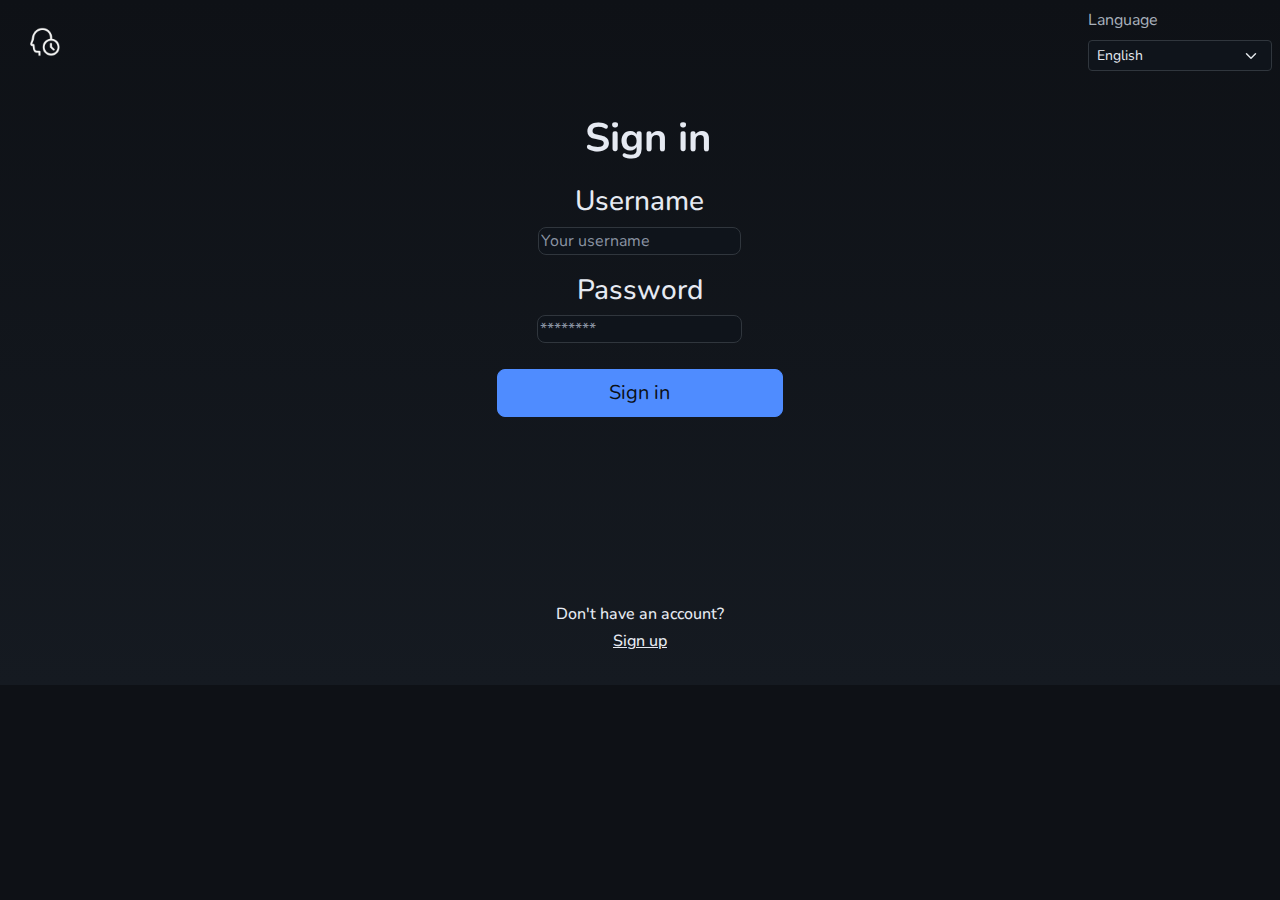
<file: index.html>
<!DOCTYPE html>
<html data-bs-theme="dark" lang="en">

<head>
    <meta charset="utf-8">
    <meta name="viewport" content="width=device-width, initial-scale=1.0, shrink-to-fit=no">
    <title>Notes</title>
    <link rel="stylesheet" href="assets/bootstrap/css/bootstrap.min.css">
    <link rel="preconnect" href="https://fonts.googleapis.com">
    <link rel="preconnect" href="https://fonts.gstatic.com" crossorigin>
    <link href="https://fonts.googleapis.com/css2?family=Merriweather:wght@400;600;700&family=Nunito:wght@400;600;700&display=swap" rel="stylesheet">
    <link rel="stylesheet" href="assets/css/Features-Cards-icons.css">
    <link rel="stylesheet" href="assets/css/dark.css">
        <link rel="stylesheet" href="assets/css/dark.css">
    <link rel="stylesheet" href="assets/css/brand.css">
</head>

<body>
    <header>
            <div class="position-absolute top-0 end-0 p-2" style="width: 200px;">
                <label for="languageSelect" class="form-label" data-i18n="language.label">Idioma</label>
                <select id="languageSelect" class="form-select form-select-sm" aria-label="Idioma">
                    <option value="es" data-i18n="language.es">Español</option>
                    <option value="en" data-i18n="language.en">Inglés</option>
                </select>
            </div>
        <h1 class="text-start"
            style="height: 100%;width: auto;padding-top: 18px;padding-left: 21px;">
            <img src="brand.png" alt="Noochron" class="brand-logo"></h1>
        <div class="row" style="height: 611px;width: auto;margin-left: 0px;padding-left: 0px;margin-right: 0px;">
            <div class="col" style="margin-right: 0px;">
                <div class="text-start"
                    style="position: relative;height: 100%;width: 91%;margin-left: auto;margin-top: 10px;margin-right: auto;border-radius: 19px;">
                    <div class="row" style="width: auto;">
                        <div class="col">
                                <h1 data-i18n="login.title"
                                    style="text-align: center;padding-top: 30px;font-weight: bold;padding-left: 17px;backdrop-filter: brightness(100%);-webkit-backdrop-filter: brightness(100%);">
                                    Inicia sesión</h1>
                                <h3 data-i18n="login.usernameLabel"
                                    style="text-align: center;padding-top: 15px;padding-left: 0px;">
                                    Nombre de usuario</h3><input class="d-block" type="text" id="usernameField"
                                    style="margin-right: auto;margin-left: auto;padding-right: 0px;border-radius: 8px;"
                                    placeholder="Tu nombre de usuario" data-i18n-placeholder="login.usernamePlaceholder">
                        </div>
                    </div>
                        <h3 data-i18n="login.passwordLabel"
                            style="text-align: center;padding-top: 19px;padding-left: 0px;">
                            Contraseña</h3><input class="d-block" type="password" id="passwordField"
                        style="margin-left: auto;margin-right: auto;border-radius: 8px;margin-top: 5px;"
                        required="" minlength="8" placeholder="********"><button class="btn btn-primary btn-lg d-block"
                            id="submitLogin" type="submit" data-i18n="login.submit"
                            style="margin-right: auto;margin-left: auto;margin-top: 26px;width: 285.5px;">Iniciar
                            sesión</button>
                        <h6 data-i18n="login.forgot"
                            style="text-align: center;padding-top: 30px;padding-left: 0px;text-decoration: underline;display: none;">
                            Olvidé la contraseña</h6>
                        <h6 data-i18n="login.noAccount"
                            style="text-align: center;padding-top: 188px;padding-left: 0px;">
                            ¿No tienes una cuenta?</h6>
                        <h6 id="signupLabel" data-i18n="login.signup"
                            style="text-align: center;padding-top: -4px;padding-left: 0px;text-decoration:  underline;">
                            Regístrate</h6>
                </div>
            </div>
        </div>
    </header>
    <script src="assets/bootstrap/js/bootstrap.min.js"></script>
        <script src="assets/js/i18n.js"></script>
    <script src="assets/js/bs-init.js"></script>
    <script src="assets/js/app.js"></script>
    <script src="assets/js/auth.js"></script>
</body>

</html>
</file>
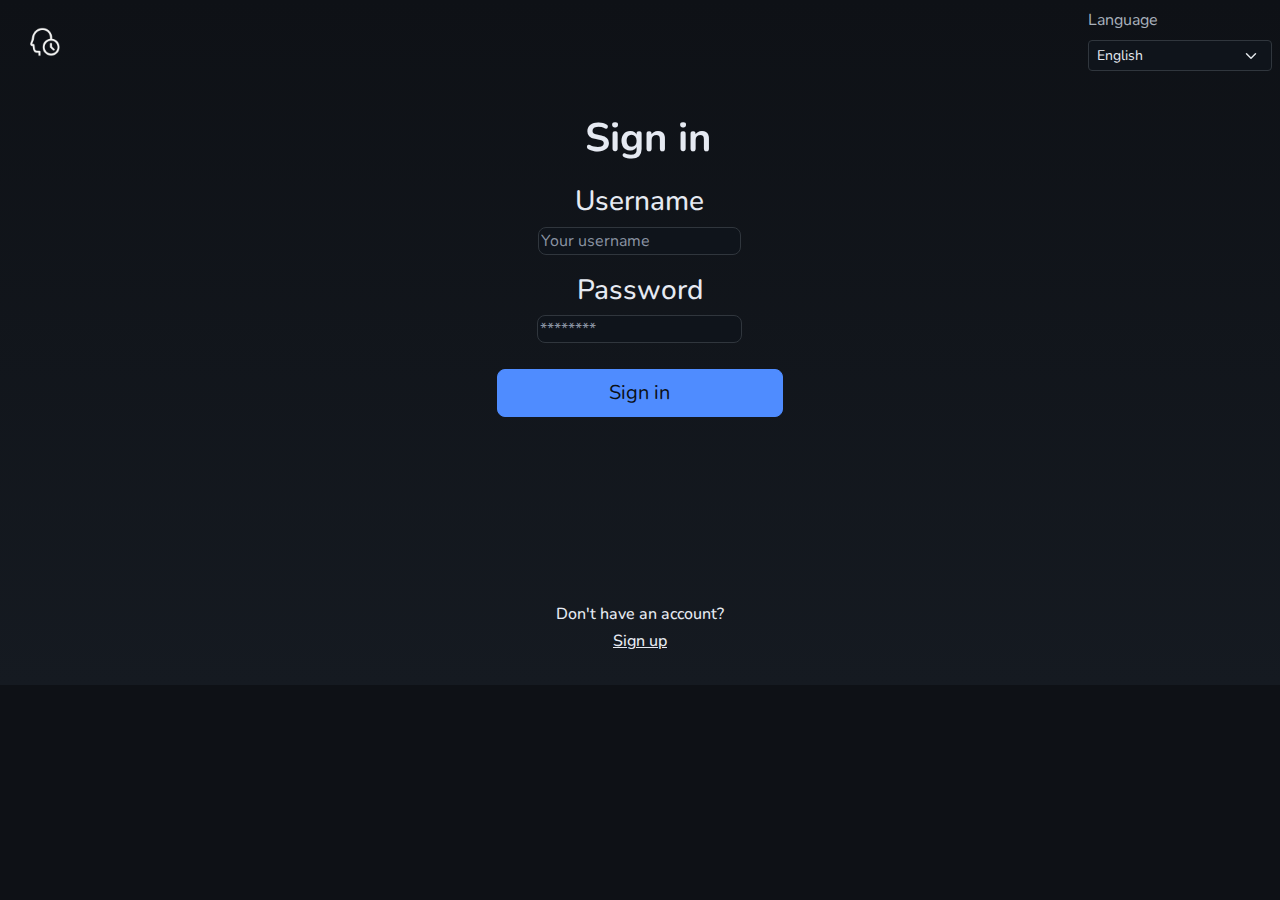
<file: app.html>
<!DOCTYPE html>
<html data-bs-theme="dark" lang="en">

<head>
    <meta charset="utf-8">
    <meta name="viewport" content="width=device-width, initial-scale=1.0, shrink-to-fit=no">
    <title>Notes</title>
    <link rel="stylesheet" href="assets/bootstrap/css/bootstrap.min.css">
    <link rel="preconnect" href="https://fonts.googleapis.com">
    <link rel="preconnect" href="https://fonts.gstatic.com" crossorigin>
    <link href="https://fonts.googleapis.com/css2?family=Merriweather:wght@400;600;700&family=Nunito:wght@400;600;700&display=swap" rel="stylesheet">
    <link rel="stylesheet" href="assets/css/Features-Cards-icons.css">
    <link rel="stylesheet" href="assets/css/dark.css">
</head>

<body>
    <header>
        <h1 class="text-start" id="greeting"
            style="height: 100%;width: auto;padding-top: 18px;padding-left: 21px;">
            <strong>Hola, Iván 👋</strong></h1>
        <div class="row" style="height: 611px;width: auto;margin-left: 0px;padding-left: 0px;margin-right: 0px;">
            <div class="col" style="margin-right: 0px;">
                <nav class="navbar navbar-expand-md bg-dark py-3" data-bs-theme="dark" style="border-radius: 10px;">
                    <div class="container"><a class="navbar-brand d-flex align-items-center" href="#"><input
                                type="search" placeholder="🔎 Busca tus notas" data-i18n-placeholder="navbar.placeholder"></a><button data-bs-toggle="collapse"
                            class="navbar-toggler" data-bs-target="#navcol-6"><span class="visually-hidden">Toggle
                                navigation</span><span class="navbar-toggler-icon"></span></button>
                        <div class="collapse navbar-collapse flex-grow-0 order-md-first" id="navcol-6">
                            <ul class="navbar-nav me-auto">
                                <li class="nav-item"><a class="nav-link active" data-i18n="navbar.byTitle" href="#">Por titulo</a></li>
                                <li class="nav-item"><a class="nav-link" data-i18n="navbar.byContent" href="#">Por contenido</a></li>
                            </ul>
                            <div class="d-md-none my-2"><button class="btn btn-light me-2"
                                    type="button" data-i18n="navbar.clear">Limpiar</button><button class="btn btn-primary"
                                    type="button" data-i18n="navbar.search">Buscar</button></div>
                        </div>
                        <div class="d-none d-md-block"><a class="btn btn-light me-2" role="button" data-i18n="navbar.clear"
                                href="#">Limpiar</a><a class="btn btn-primary" role="button" data-i18n="navbar.search" href="#">Buscar</a></div>
                    </div>
                </nav>
                <div class="container py-4 py-xl-5">
                    <div class="row gy-4 row-cols-1 row-cols-md-2 row-cols-xl-3">
                        <div class="col">
                            <div class="card">
                                <div class="card-body p-4">
                                    <div class="row">
                                        <div class="col">
                                            <h4>Nota 1</h4>
                                            <p>01/01/2024</p>
                                        </div>
                                        <div class="col">
                                                    <p
                                                        style="width: 146px;border-radius: 11px;text-align: center;"
                                                        class="pill">
                                                Etiqueta X</p>
                                                    <p
                                                        style="width: 146px;border-radius: 11px;text-align: center;"
                                                        class="pill">
                                                Etiqueta Y</p>
                                        </div>
                                    </div>
                                </div>
                            </div>
                            <div class="card"></div>
                        </div>
                        <div class="col">
                            <div class="card">
                                <div class="card-body p-4">
                                    <div class="row">
                                        <div class="col">
                                            <h4>Nota 2</h4>
                                            <p>01/01/2024</p>
                                        </div>
                                        <div class="col">
                                                    <p
                                                        style="width: 146px;border-radius: 11px;text-align: center;"
                                                        class="pill">
                                                Etiqueta X</p>
                                        </div>
                                    </div>
                                </div>
                            </div>
                        </div>
                        <div class="col">
                            <div class="card">
                                <div class="card-body p-4">
                                    <div class="row">
                                        <div class="col">
                                            <h4>Nota 3</h4>
                                            <p>01/01/2024</p>
                                        </div>
                                        <div class="col">
                                                    <p
                                                        style="width: 146px;border-radius: 11px;text-align: center;"
                                                        class="pill">
                                                Etiqueta X</p>
                                                    <p
                                                        style="width: 146px;border-radius: 11px;text-align: center;"
                                                        class="pill">
                                                Etiqueta Y</p>
                                        </div>
                                    </div>
                                </div>
                            </div>
                        </div>
                        <div class="col">
                            <div class="card">
                                <div class="card-body p-4">
                                    <div class="row">
                                        <div class="col">
                                            <h4>Nota 4</h4>
                                            <p>01/01/2024</p>
                                        </div>
                                        <div class="col">
                                                    <p
                                                        style="width: 146px;border-radius: 11px;text-align: center;"
                                                        class="pill">
                                                Etiqueta Z</p>
                                        </div>
                                    </div>
                                </div>
                            </div>
                        </div>
                        <div class="col">
                            <div class="card">
                                <div class="card-body p-4">
                                    <div class="row">
                                        <div class="col">
                                            <h4>Nota 5</h4>
                                            <p>01/01/2024</p>
                                        </div>
                                        <div class="col">
                                                    <p
                                                        style="width: 146px;border-radius: 11px;text-align: center;"
                                                        class="pill">
                                                Etiqueta X</p>
                                                    <p
                                                        style="width: 146px;border-radius: 11px;text-align: center;"
                                                        class="pill">
                                                Etiqueta Y</p>
                                        </div>
                                    </div>
                                </div>
                            </div>
                        </div>
                    </div>
                </div>
            </div>
        </div>
    </header>
    <script src="assets/bootstrap/js/bootstrap.min.js"></script>
    <script src="assets/js/i18n.js"></script>
    <script src="assets/js/bs-init.js"></script>
    <script src="assets/js/app.js"></script>
    <script src="assets/js/auth.js"></script>
</body>

</html>
</file>
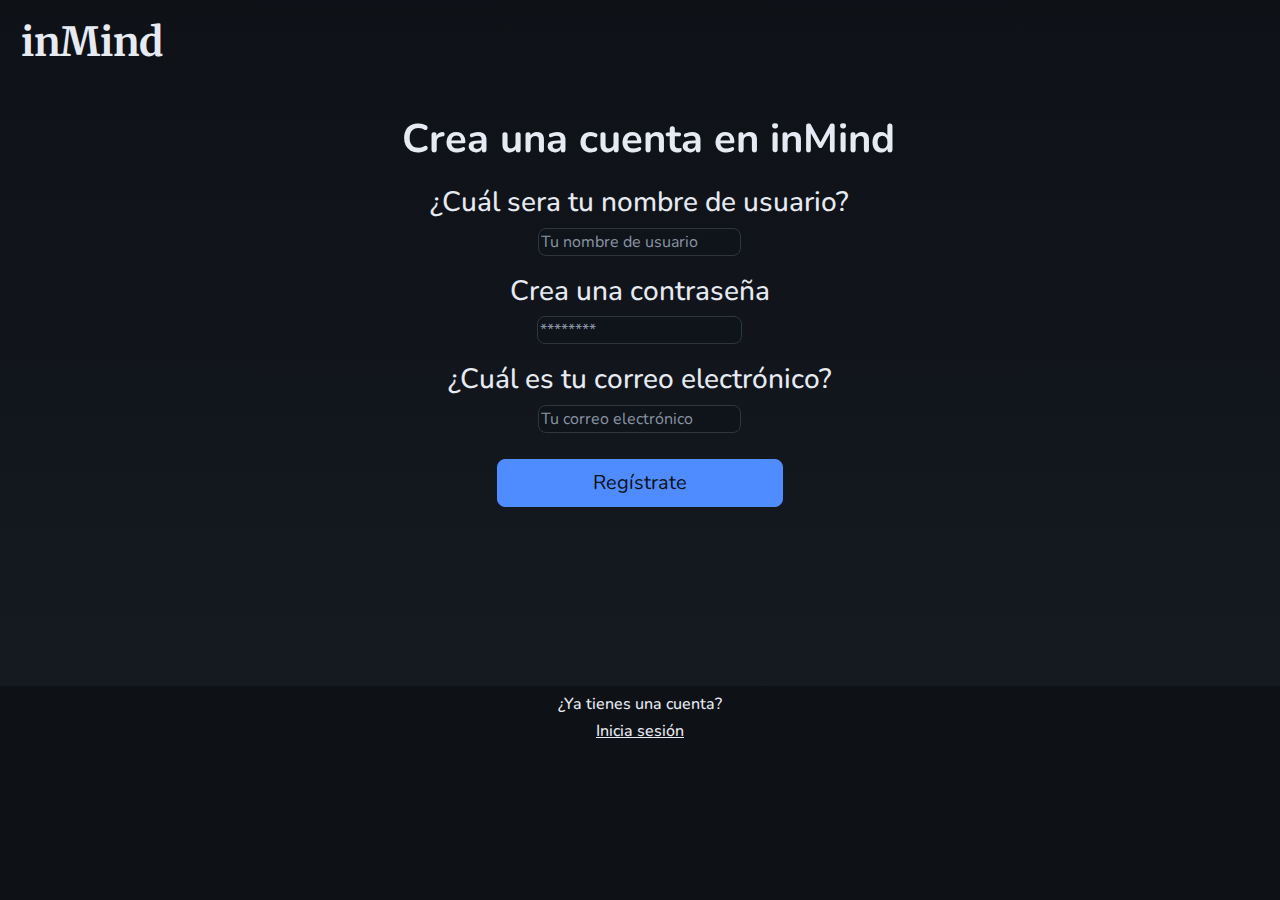
<file: registrar.html>
<!DOCTYPE html>
<html data-bs-theme="dark" lang="en">

<head>
    <meta charset="utf-8">
    <meta name="viewport" content="width=device-width, initial-scale=1.0, shrink-to-fit=no">
    <title>Notes</title>
    <link rel="stylesheet" href="assets/bootstrap/css/bootstrap.min.css">
    <link rel="preconnect" href="https://fonts.googleapis.com">
    <link rel="preconnect" href="https://fonts.gstatic.com" crossorigin>
    <link href="https://fonts.googleapis.com/css2?family=Merriweather:wght@400;600;700&family=Nunito:wght@400;600;700&display=swap" rel="stylesheet">
    <link rel="stylesheet" href="assets/css/animate.min.css">
    <link rel="stylesheet" href="assets/css/Features-Cards-icons.css">
    <link rel="stylesheet" href="assets/css/dark.css">
</head>

<body>
    <header>
        <h1 class="text-start"
            style="height: 100%;width: auto;padding-top: 18px;padding-left: 21px;">
            <strong class="brand">inMind</strong></h1>
        <div class="row" style="height: 611px;width: auto;margin-left: 0px;padding-left: 0px;margin-right: 0px;">
            <div class="col" style="margin-right: 0px;">
                <div class="text-start"
                    style="position: relative;height: 100%;width: 91%;margin-left: auto;margin-top: 10px;margin-right: auto;border-radius: 19px;">
                    <div class="row" style="width: auto;">
                        <div class="col">
                            <h1
                                style="text-align: center;padding-top: 30px;font-weight: bold;padding-left: 17px;backdrop-filter: brightness(100%);-webkit-backdrop-filter: brightness(100%);">
                                Crea una cuenta en inMind</h1>
                            <h3
                                style="text-align: center;padding-top: 15px;padding-left: 0px;">
                                ¿Cuál sera tu nombre de usuario?</h3><input class="d-block" type="text"
                                id="usernameField"
                                style="margin-right: auto;margin-left: auto;padding-right: 0px;border-radius: 8px;"
                                placeholder="Tu nombre de usuario">
                        </div>
                    </div>
                    <h3
                        style="text-align: center;padding-top: 19px;padding-left: 0px;">
                        Crea una contraseña</h3><input class="d-block" type="password" id="passwordField"
                        style="margin-left: auto;margin-right: auto;border-radius: 8px;margin-top: 5px;"
                        required="" minlength="8" placeholder="********">
                    <h3
                        style="text-align: center;padding-top: 19px;padding-left: 0px;">
                        ¿Cuál es tu correo electrónico?</h3><input class="d-block" type="text" id="emailField"
                        style="margin-right: auto;margin-left: auto;padding-right: 0px;border-radius: 8px;"
                        placeholder="Tu correo electrónico"><button class="btn btn-primary btn-lg d-block"
                        id="submitRegister" type="submit"
                        style="margin-right: auto;margin-left: auto;margin-top: 26px;width: 285.5px;">Regístrate</button>
                    <h6
                        style="text-align: center;padding-top: 188px;padding-left: 0px;">
                        ¿Ya tienes una cuenta?</h6>
                    <h6 id="logInLabel"
                        style="text-align: center;padding-top: -4px;padding-left: 0px;text-decoration:  underline;">
                        Inicia sesión</h6>
                </div>
            </div>
        </div>
    </header>
    <script src="assets/bootstrap/js/bootstrap.min.js"></script>
    <script src="assets/js/bs-init.js"></script>
    <script src="assets/js/app.js"></script>
    <script src="assets/js/auth.js"></script>
</body>

</html>
</file>
<file: assets/css/Features-Cards-icons.css>
.bs-icon {
  --bs-icon-size: .75rem;
  display: flex;
  flex-shrink: 0;
  justify-content: center;
  align-items: center;
  font-size: var(--bs-icon-size);
  width: calc(var(--bs-icon-size) * 2);
  height: calc(var(--bs-icon-size) * 2);
  color: var(--bs-primary);
}

.bs-icon-xs {
  --bs-icon-size: 1rem;
  width: calc(var(--bs-icon-size) * 1.5);
  height: calc(var(--bs-icon-size) * 1.5);
}

.bs-icon-sm {
  --bs-icon-size: 1rem;
}

.bs-icon-md {
  --bs-icon-size: 1.5rem;
}

.bs-icon-lg {
  --bs-icon-size: 2rem;
}

.bs-icon-xl {
  --bs-icon-size: 2.5rem;
}

.bs-icon.bs-icon-primary {
  color: var(--bs-white);
  background: var(--bs-primary);
}

.bs-icon.bs-icon-primary-light {
  color: var(--bs-primary);
  background: rgba(var(--bs-primary-rgb), .2);
}

.bs-icon.bs-icon-semi-white {
  color: var(--bs-primary);
  background: rgba(255, 255, 255, .5);
}

.bs-icon.bs-icon-rounded {
  border-radius: .5rem;
}

.bs-icon.bs-icon-circle {
  border-radius: 50%;
}
</file>
<file: assets/css/dark.css>
:root {
    --bg: #0e1116;
    --bg-elev: #151a21;
    --bg-elev-2: #1b212b;
    --border: #2a2f37;
    --text: #e6eaf2;
    --muted: #a9b1bd;
    --primary: #4f8cff;
    --primary-600: #4077e0;
    --link: #8ab4f8;
    --success: #2fbf71;
    --warning: #f5a623;
    --danger: #ff5c5c;
    --info: #4ec8e3;
    --input-bg: #0f141b;
    --input-border: #30363d;
    --placeholder: #8a93a2
}

html,
body {
    background: var(--bg) !important;
    background-image: none !important;
    color: var(--text) !important
}

body {
    min-height: 100vh;
    font-family: 'Nunito', system-ui, -apple-system, Segoe UI, Roboto, Helvetica, Arial, "Apple Color Emoji", "Segoe UI Emoji", "Segoe UI Symbol" !important;
}

button,
input,
select,
textarea {
    font-family: 'Nunito', system-ui, -apple-system, Segoe UI, Roboto, Helvetica, Arial, "Apple Color Emoji", "Segoe UI Emoji", "Segoe UI Symbol" !important;
}

header {
    background: linear-gradient(180deg, #0e1116 0%, #151a21 100%) !important;
    color: var(--text) !important
}

* {
    border-color: var(--border)
}

a {
    color: var(--link)
}

a:hover {
    color: var(--primary)
}

.btn {
    border: 1px solid var(--border) !important
}

.btn-primary {
    background-color: var(--primary) !important;
    border-color: var(--primary) !important;
    color: #0b0f14 !important
}

.btn-primary:hover,
.btn-primary:focus {
    background-color: var(--primary-600) !important;
    border-color: var(--primary-600) !important
}

.btn-light {
    background-color: #2a2f37 !important;
    border-color: #2a2f37 !important;
    color: var(--text) !important
}

.btn-light:hover {
    background-color: #363c46 !important
}

.btn-secondary {
    background-color: #3a4150 !important;
    border-color: #3a4150 !important;
    color: var(--text) !important
}

.btn-outline-secondary {
    border-color: #3a4150 !important;
    color: var(--text) !important
}

.btn-danger {
    background-color: var(--danger) !important;
    border-color: var(--danger) !important;
    color: #0b0f14 !important
}

.btn-success {
    background-color: var(--success) !important;
    border-color: var(--success) !important;
    color: #0b0f14 !important
}

.btn-warning {
    background-color: var(--warning) !important;
    border-color: var(--warning) !important;
    color: #0b0f14 !important
}

.navbar,
.navbar-dark,
.navbar-light {
    background-color: var(--bg-elev) !important;
    border-bottom: 1px solid var(--border) !important
}

.navbar .nav-link {
    color: var(--muted) !important
}

.navbar .nav-link.active,
.navbar .nav-link:focus,
.navbar .nav-link:hover {
    color: var(--text) !important
}

.card {
    background-color: var(--bg-elev) !important;
    color: var(--text) !important;
    border: 1px solid var(--border) !important
}

.card .text-muted {
    color: var(--muted) !important
}

.badge {
    background-color: #2a2f37 !important;
    color: var(--text) !important
}

.form-control,
input[type="text"],
input[type="password"],
input[type="email"],
input[type="search"],
textarea,
select {
    background-color: var(--input-bg) !important;
    border: 1px solid var(--input-border) !important;
    color: var(--text) !important
}

.form-control::placeholder,
input::placeholder,
textarea::placeholder {
    color: var(--placeholder) !important;
    opacity: 1
}

.form-control:focus,
input:focus,
textarea:focus,
select:focus {
    background-color: var(--input-bg) !important;
    color: var(--text) !important;
    border-color: var(--primary) !important;
    box-shadow: 0 0 0 .2rem rgba(79, 140, 255, .25) !important
}

.dropdown-menu {
    background-color: var(--bg-elev) !important;
    color: var(--text) !important;
    border: 1px solid var(--border) !important
}

.dropdown-item {
    color: var(--text) !important
}

.dropdown-item:hover,
.dropdown-item:focus {
    background-color: #1f2630 !important
}

.table {
    color: var(--text) !important
}

.table thead th {
    background-color: var(--bg-elev-2) !important;
    color: var(--text) !important
}

.table tbody tr {
    background-color: var(--bg-elev) !important
}

.table-striped tbody tr:nth-of-type(odd) {
    background-color: #161b23 !important
}

.list-group-item {
    background-color: var(--bg-elev) !important;
    color: var(--text) !important;
    border-color: var(--border) !important
}

.modal-content {
    background-color: var(--bg-elev-2) !important;
    color: var(--text) !important;
    border: 1px solid var(--border) !important
}

.alert {
    background-color: #1f2630 !important;
    color: var(--text) !important;
    border-color: var(--border) !important
}

input[type="search"] {
    color: var(--text) !important
}

hr {
    border-top: 1px solid var(--border) !important
}

#noteModal {
    background-color: var(--bg-elev-2) !important;
    color: var(--text) !important;
    border: 1px solid var(--border) !important;
    box-shadow: 0 10px 30px rgba(0, 0, 0, .6) !important
}

#noteModal input,
#noteModal textarea {
    background-color: var(--input-bg) !important;
    border: 1px solid var(--input-border) !important;
    color: var(--text) !important
}

#noteModal input::placeholder,
#noteModal textarea::placeholder {
    color: var(--placeholder) !important
}

#saveNote {
    background-color: var(--primary) !important;
    color: #0b0f14 !important
}

#deleteNote {
    background-color: var(--danger) !important;
    color: #0b0f14 !important
}

#addReminder {
    background-color: var(--success) !important;
    color: #0b0f14 !important
}

#voiceInput {
    background-color: #6c757d !important;
    color: var(--text) !important
}

#textToSpeech {
    background-color: var(--info) !important;
    color: #0b0f14 !important
}

#summarizeNote {
    background-color: var(--warning) !important;
    color: #0b0f14 !important
}

#createNote {
    background-color: var(--primary) !important;
    color: #0b0f14 !important;
    box-shadow: 0 6px 20px rgba(79, 140, 255, .35) !important
}

header h1,
h1,
h2,
h3,
h4,
h5,
h6 {
    color: var(--text) !important
}

.brand {
    font-family: 'Merriweather', serif !important;
}

p,
label,
span,
small,
li {
    color: var(--muted)
}

.tag,
.pill {
    background-color: #2a2f37 !important;
    color: var(--text) !important;
    border-radius: 999px;
    padding: .25rem .5rem
}

::-webkit-scrollbar {
    width: 10px;
    height: 10px
}

::-webkit-scrollbar-thumb {
    background: #2a2f37;
    border-radius: 8px
}

::-webkit-scrollbar-track {
    background: #0e1116
}
</file>
<file: assets/css/brand.css>
.brand-logo {
  height: 48px;
  width: auto;
  max-width: 220px;
  object-fit: contain;
  display: block;
}

.view-header-top {
  display: flex;
  align-items: center;
  gap: 24px;
  padding: 18px 21px;
  height: auto;
}

.view-header-top #greeting {
  margin: 0;
  padding: 0;
  height: auto;
  width: auto;
}

@media (max-width: 768px) {
  .brand-logo {
    height: 36px;
    max-width: 180px;
  }
  .view-header-top {
    gap: 16px;
    padding: 12px 16px;
    flex-wrap: wrap;
  }
  .view-header-top #greeting {
    font-size: 1.25rem;
  }
}

@media (max-width: 480px) {
  .brand-logo {
    height: 32px;
    max-width: 150px;
  }
  .view-header-top {
    gap: 12px;
    padding: 10px 12px;
  }
}
</file>
